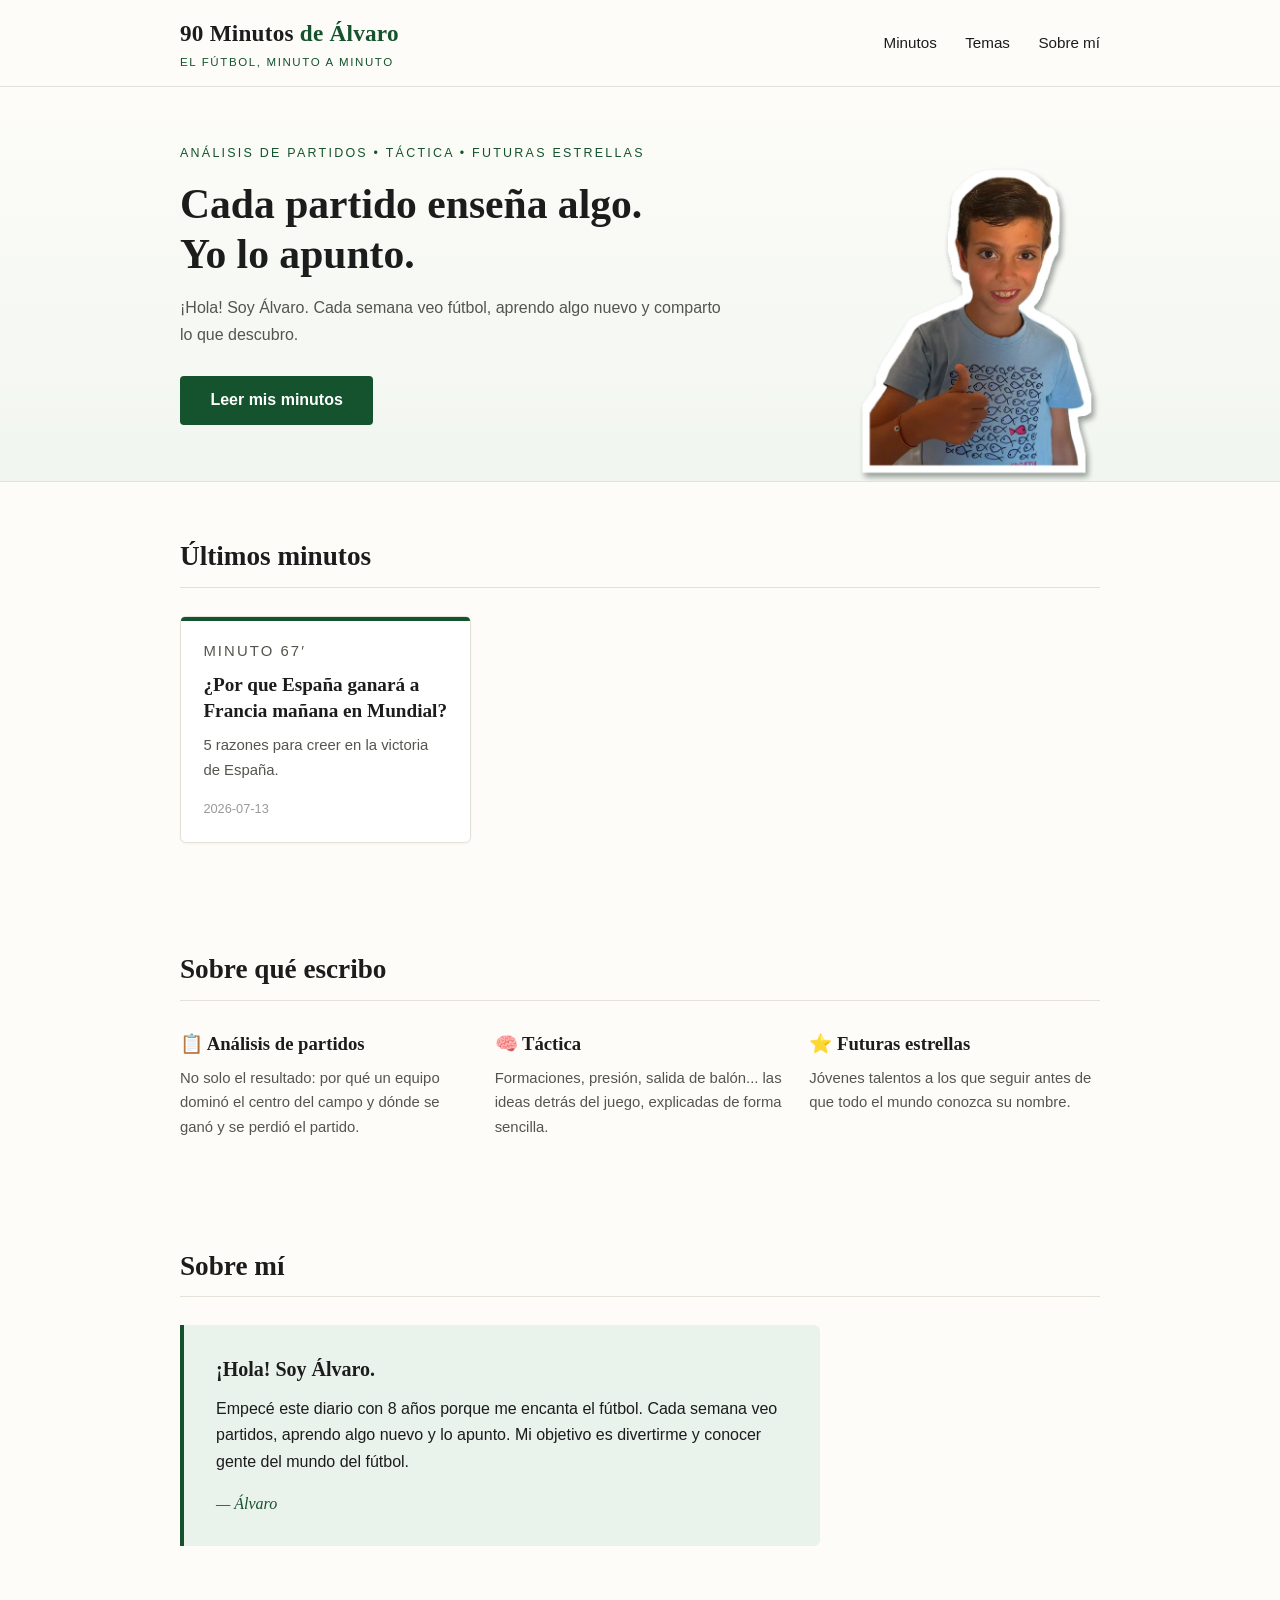
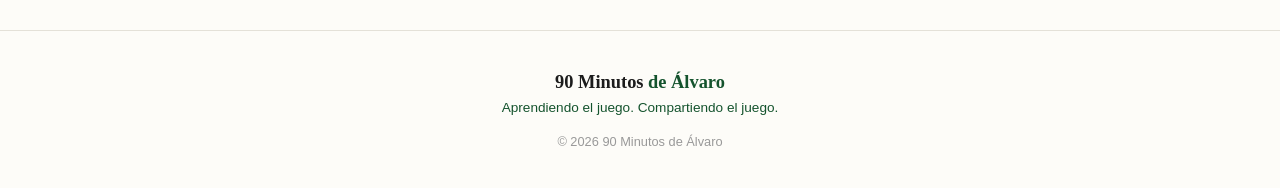
<file: index.html>
<!DOCTYPE html>
<html lang="es">
<head>
  <meta charset="UTF-8">
  <meta name="viewport" content="width=device-width, initial-scale=1.0">
  <title>90 Minutos de Álvaro — El fútbol, minuto a minuto</title>
  <meta name="description" content="Análisis de partidos, táctica y futuras estrellas — el diario futbolero de Álvaro.">
  <link rel="icon" href="img/favicon.svg" type="image/svg+xml">
  <meta property="og:title" content="90 Minutos de Álvaro">
  <meta property="og:description" content="El fútbol, minuto a minuto. Análisis de partidos, táctica y futuras estrellas.">
  <meta property="og:image" content="img/logo-90-minutos.jpg">
  <link rel="stylesheet" href="css/styles.css">
</head>
<body>
  <header class="site-header">
    <div class="container header-inner">
      <a href="index.html" class="brand">
        <span class="brand-name">90 Minutos <em>de Álvaro</em></span>
        <span class="brand-tagline">El fútbol, minuto a minuto</span>
      </a>
      <nav class="main-nav">
        <a href="#minutos">Minutos</a>
        <a href="#temas">Temas</a>
        <a href="#sobre-mi">Sobre mí</a>
      </nav>
    </div>
  </header>

  <section class="hero">
    <div class="container hero-flex">
      <div class="hero-text">
        <p class="hero-kicker" id="hero-kicker">Análisis de partidos • Táctica • Futuras estrellas</p>
        <h1 id="hero-title">Cada partido enseña algo.<br>Yo lo apunto.</h1>
        <p class="hero-sub" id="hero-sub">¡Hola! Soy Álvaro. Cada semana veo fútbol, aprendo algo nuevo y comparto lo que descubro.</p>
        <a href="#minutos" class="btn" id="hero-btn">Leer mis minutos</a>
      </div>
      <img class="hero-sticker" src="img/sticker-alvaro.webp" alt="Álvaro con el pulgar arriba">
    </div>
  </section>

  <main class="container">
    <section id="minutos" class="section">
      <h2>Últimos minutos</h2>
      <div class="notes-grid" id="notes-grid">
        <!-- Las notas se renderizan desde js/app.js -->
      </div>
    </section>

    <section id="temas" class="section">
      <h2>Sobre qué escribo</h2>
      <div class="topics" id="topics">
        <!-- Se rellena desde data/content.js -->
      </div>
    </section>

    <section id="sobre-mi" class="section about">
      <h2>Sobre mí</h2>
      <div class="about-card">
        <p class="about-lead" id="about-lead">¡Hola! Soy Álvaro.</p>
        <p id="about-text">Empecé este diario con 8 años porque me encanta el fútbol.</p>
        <p class="about-sign" id="about-sign">— Álvaro</p>
      </div>
    </section>
  </main>

  <footer class="site-footer">
    <div class="container">
      <p class="footer-brand">90 Minutos <em>de Álvaro</em></p>
      <p class="footer-tag" id="footer-tag">Aprendiendo el juego. Compartiendo el juego.</p>
      <p class="footer-copy">© 2026 90 Minutos de Álvaro</p>
    </div>
  </footer>

  <script src="data/content.js"></script>
  <script src="js/app.js"></script>
</body>
</html>
</file>
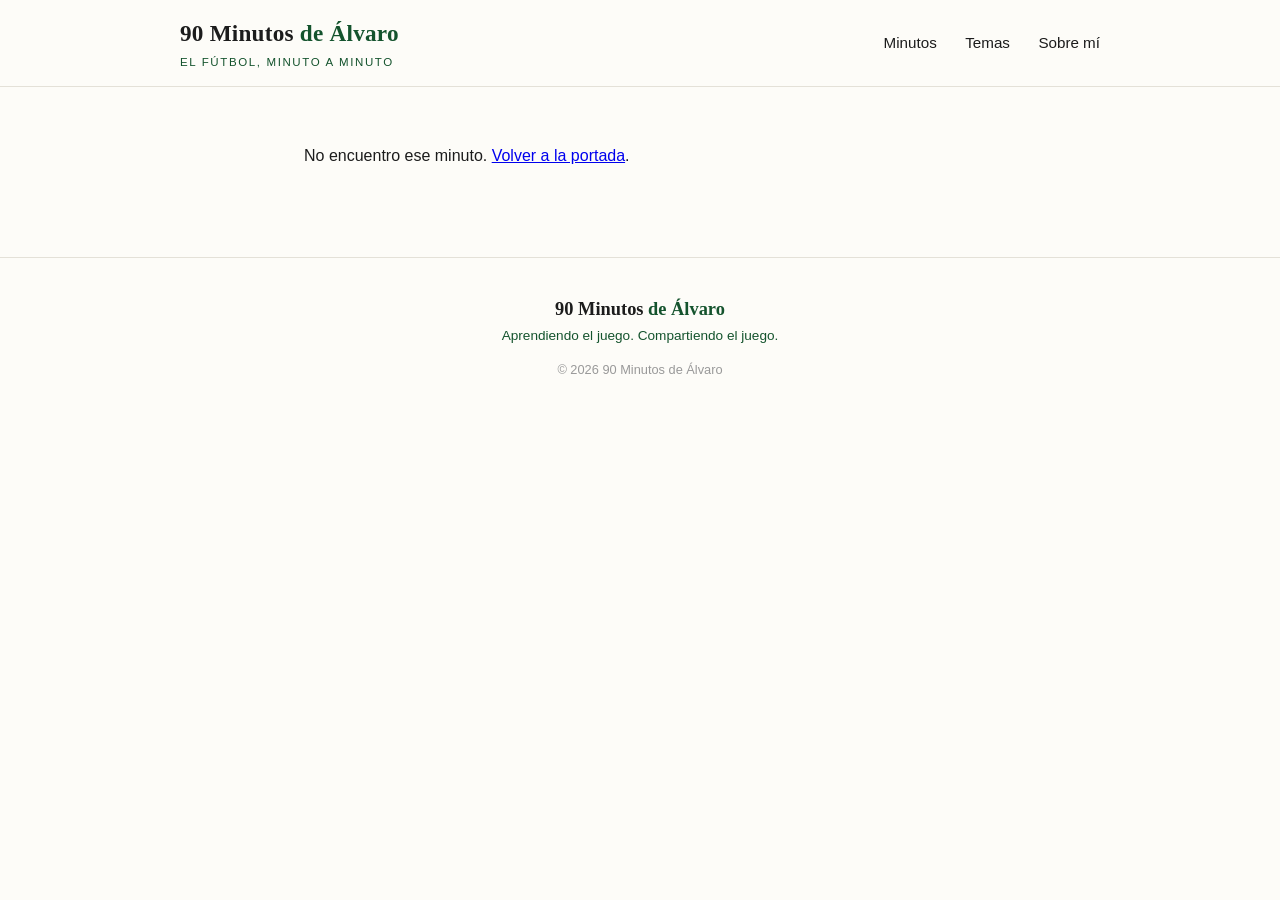
<file: nota.html>
<!DOCTYPE html>
<html lang="es">
<head>
  <meta charset="UTF-8">
  <meta name="viewport" content="width=device-width, initial-scale=1.0">
  <title>Minuto — 90 Minutos de Álvaro</title>
  <link rel="icon" href="img/favicon.svg" type="image/svg+xml">
  <link rel="stylesheet" href="css/styles.css">
</head>
<body>
  <header class="site-header">
    <div class="container header-inner">
      <a href="index.html" class="brand">
        <span class="brand-name">90 Minutos <em>de Álvaro</em></span>
        <span class="brand-tagline">El fútbol, minuto a minuto</span>
      </a>
      <nav class="main-nav">
        <a href="index.html#minutos">Minutos</a>
        <a href="index.html#temas">Temas</a>
        <a href="index.html#sobre-mi">Sobre mí</a>
      </nav>
    </div>
  </header>

  <main class="container">
    <article class="article" id="article">
      <p>Cargando…</p>
    </article>
  </main>

  <footer class="site-footer">
    <div class="container">
      <p class="footer-brand">90 Minutos <em>de Álvaro</em></p>
      <p class="footer-tag" id="footer-tag"></p>
      <p class="footer-copy">© 2026 90 Minutos de Álvaro</p>
    </div>
  </footer>

  <script src="data/content.js"></script>
  <script>
    const C = window.CONTENIDO;
    const esc = (s) => String(s).replaceAll("&", "&amp;").replaceAll("<", "&lt;").replaceAll(">", "&gt;").replaceAll('"', "&quot;");
    document.getElementById("footer-tag").textContent = C.pie.lema;

    const num = new URLSearchParams(location.search).get("n");
    const nota = C.notas.find((x) => String(x.numero) === String(num));
    const el = document.getElementById("article");
    if (!nota) {
      el.innerHTML = '<p>No encuentro ese minuto. <a href="index.html">Volver a la portada</a>.</p>';
    } else {
      document.title = `Minuto ${nota.numero}′ — 90 Minutos de Álvaro`;
      const cuerpo = esc(nota.texto || nota.resumen)
        .split(/\n\s*\n/)
        .map((p) => `<p>${p.replaceAll("\n", "<br>")}</p>`)
        .join("");
      el.innerHTML = `
        <p class="note-number">Minuto ${esc(nota.numero)}&prime;</p>
        <h1>${esc(nota.titulo)}</h1>
        <time datetime="${esc(nota.fecha)}">${esc(nota.fecha)}</time>
        <div class="article-body">${cuerpo}</div>
        <a class="btn article-back" href="index.html#minutos">← Todos los minutos</a>`;
    }
  </script>
</body>
</html>
</file>
<file: css/styles.css>
:root {
  --paper: #fdfcf8;
  --ink: #1c1c1c;
  --ink-soft: #55554f;
  --green: #14532d;
  --green-soft: #eaf2ec;
  --line: #e4e1d8;
  --serif: Georgia, "Times New Roman", serif;
  --sans: "Segoe UI", Helvetica, Arial, sans-serif;
}

* {
  margin: 0;
  padding: 0;
  box-sizing: border-box;
}

body {
  font-family: var(--sans);
  color: var(--ink);
  background: var(--paper);
  line-height: 1.65;
}

.container {
  max-width: 960px;
  margin: 0 auto;
  padding: 0 1.25rem;
}

/* Header */
.site-header {
  background: var(--paper);
  border-bottom: 1px solid var(--line);
  position: sticky;
  top: 0;
  z-index: 10;
}

.header-inner {
  display: flex;
  align-items: center;
  justify-content: space-between;
  padding: 0.9rem 1.25rem;
  gap: 1rem;
  flex-wrap: wrap;
}

.brand {
  text-decoration: none;
  color: var(--ink);
  display: flex;
  flex-direction: column;
}

.brand-name {
  font-family: var(--serif);
  font-size: 1.45rem;
  font-weight: bold;
  letter-spacing: 0.01em;
}

.brand-name em,
.footer-brand em {
  font-style: normal;
  color: var(--green);
}

.brand-tagline {
  font-size: 0.72rem;
  text-transform: uppercase;
  letter-spacing: 0.14em;
  color: var(--green);
}

.main-nav a {
  color: var(--ink);
  text-decoration: none;
  margin-left: 1.5rem;
  font-size: 0.95rem;
  border-bottom: 2px solid transparent;
  padding-bottom: 2px;
}

.main-nav a:hover {
  border-bottom-color: var(--green);
}

/* Hero */
.hero {
  padding: 3.5rem 1rem 0;
  border-bottom: 1px solid var(--line);
  background:
    linear-gradient(var(--paper) 0%, var(--green-soft) 160%);
}

.hero-flex {
  display: flex;
  align-items: flex-end;
  justify-content: space-between;
  gap: 2rem;
}

.hero-text {
  padding-bottom: 3.5rem;
}

.hero-sticker {
  display: block;
  max-height: 320px;
  width: auto;
  flex-shrink: 0;
}

@media (max-width: 700px) {
  .hero-flex { flex-direction: column; align-items: center; text-align: center; }
  .hero-text { padding-bottom: 0; }
  .hero-sticker { max-height: 240px; }
}

.hero-kicker {
  text-transform: uppercase;
  letter-spacing: 0.18em;
  font-size: 0.78rem;
  color: var(--green);
  margin-bottom: 1rem;
}

.hero h1 {
  font-family: var(--serif);
  font-size: 2.6rem;
  line-height: 1.2;
  margin-bottom: 1rem;
}

.hero-sub {
  color: var(--ink-soft);
  max-width: 34rem;
}

.btn {
  display: inline-block;
  margin-top: 1.75rem;
  background: var(--green);
  color: #fff;
  padding: 0.7rem 1.9rem;
  border-radius: 4px;
  font-weight: 600;
  text-decoration: none;
}

.btn:hover {
  background: #0d3d20;
}

/* Sections */
.section {
  padding: 3.25rem 0;
}

.section h2 {
  font-family: var(--serif);
  font-size: 1.7rem;
  margin-bottom: 1.75rem;
  padding-bottom: 0.5rem;
  border-bottom: 1px solid var(--line);
}

/* Notes */
.notes-grid {
  display: grid;
  grid-template-columns: repeat(auto-fill, minmax(270px, 1fr));
  gap: 1.5rem;
}

.note {
  background: #fff;
  border: 1px solid var(--line);
  border-radius: 6px;
  padding: 1.4rem;
  position: relative;
  box-shadow: 0 1px 3px rgba(0, 0, 0, 0.04);
  display: flex;
  flex-direction: column;
}

.note::before {
  content: "";
  position: absolute;
  top: 0;
  left: 0;
  right: 0;
  height: 4px;
  background: var(--green);
  border-radius: 6px 6px 0 0;
}

.note-number {
  font-size: 0.75rem;
  text-transform: uppercase;
  letter-spacing: 0.14em;
  color: var(--green);
  margin-bottom: 0.5rem;
}

.note h3 {
  font-family: var(--serif);
  font-size: 1.2rem;
  line-height: 1.35;
  margin-bottom: 0.6rem;
}

.note p {
  color: var(--ink-soft);
  font-size: 0.93rem;
  flex-grow: 1;
}

.note time {
  display: block;
  margin-top: 1rem;
  font-size: 0.8rem;
  color: #999;
}

/* Topics */
.topics {
  display: grid;
  grid-template-columns: repeat(auto-fit, minmax(240px, 1fr));
  gap: 1.5rem;
}

.topic h3 {
  font-family: var(--serif);
  margin-bottom: 0.4rem;
}

.topic p {
  color: var(--ink-soft);
  font-size: 0.93rem;
}

/* About */
.about-card {
  background: var(--green-soft);
  border-left: 4px solid var(--green);
  border-radius: 0 6px 6px 0;
  padding: 1.75rem 2rem;
  max-width: 40rem;
}

.about-lead {
  font-family: var(--serif);
  font-size: 1.25rem;
  font-weight: bold;
  margin-bottom: 0.6rem;
}

.about-sign {
  margin-top: 1rem;
  font-family: var(--serif);
  font-style: italic;
  color: var(--green);
}

/* Nota (artículo) */
.article {
  max-width: 42rem;
  margin: 0 auto;
  padding: 3.5rem 0;
}

.article h1 {
  font-family: var(--serif);
  font-size: 2.1rem;
  line-height: 1.25;
  margin: 0.4rem 0 0.6rem;
}

.article > time {
  color: #999;
  font-size: 0.85rem;
}

.article-body {
  margin-top: 1.75rem;
  font-size: 1.05rem;
}

.article-body p {
  margin-bottom: 1.1rem;
}

.article-back {
  margin-top: 1.5rem;
}

/* La tarjeta de nota ahora es un enlace */
a.note {
  text-decoration: none;
  color: inherit;
}

a.note:hover h3 {
  color: var(--green);
}

/* Footer */
.site-footer {
  border-top: 1px solid var(--line);
  text-align: center;
  padding: 2.25rem 1rem;
  margin-top: 2rem;
}

.footer-brand {
  font-family: var(--serif);
  font-size: 1.15rem;
  font-weight: bold;
}

.footer-tag {
  color: var(--green);
  font-size: 0.85rem;
  margin-bottom: 0.75rem;
}

.footer-copy {
  color: #999;
  font-size: 0.8rem;
}

@media (max-width: 600px) {
  .hero h1 {
    font-size: 1.9rem;
  }

  .header-inner {
    flex-direction: column;
    align-items: flex-start;
  }

  .main-nav a:first-child {
    margin-left: 0;
  }
}
</file>
